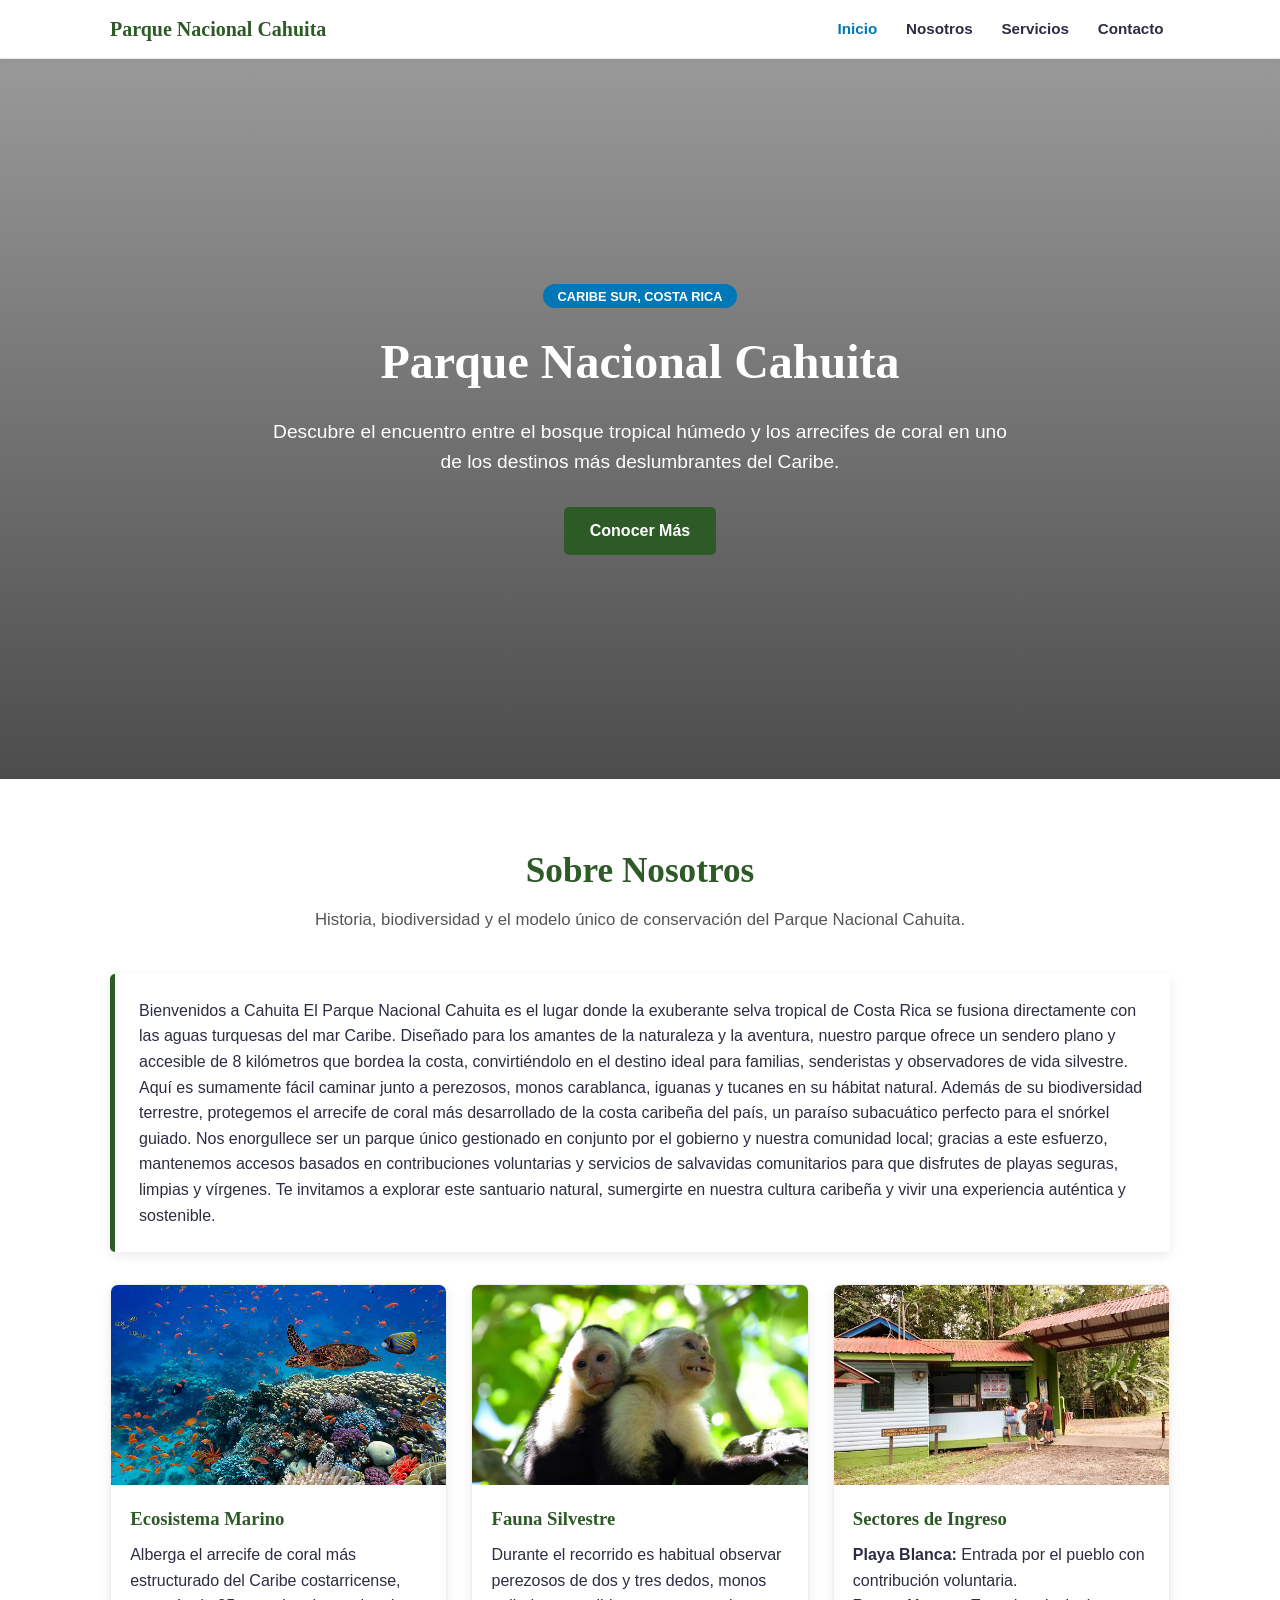
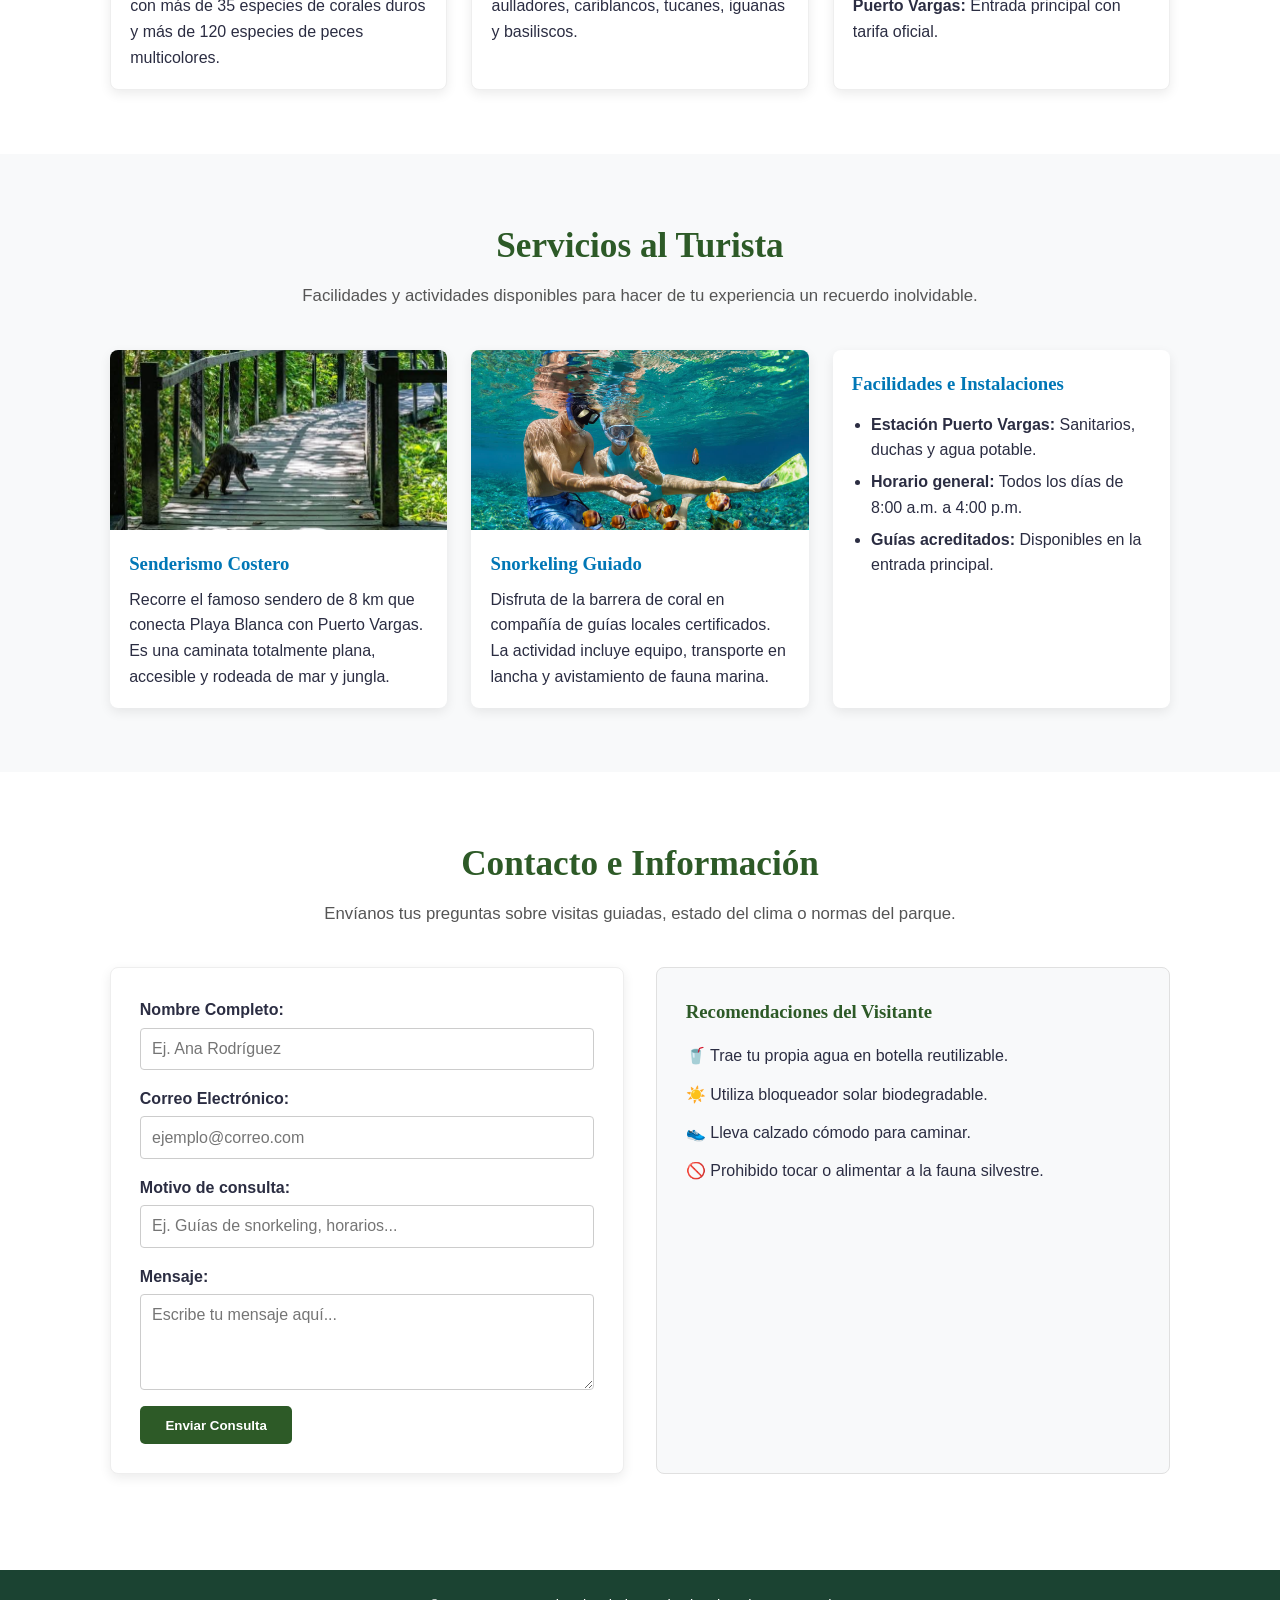
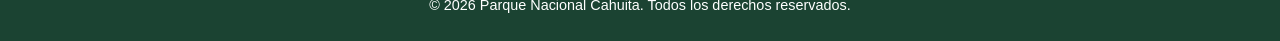
<file: index.html>
<!DOCTYPE html>
<html lang="es">
<head>
    <meta charset="UTF-8">
    <meta name="viewport" content="width=device-width, initial-scale=1.0">
    <title>Parque Nacional Cahuita | Guía Oficial del Turista</title>
    <link rel="icon" type="image/png" href="favicon-16x16.png"/>
    <link rel="stylesheet" href="estilo.css">
</head>
<body>

    <!-- BARRA DE NAVEGACIÓN ANCLADA -->
    <header class="header-nav">
        <nav class="barra-nav" aria-label="Navegación principal">
            <span class="logo">Parque Nacional Cahuita</span>
            
            
    <!-- Botón de menú para pantallas estrechas -->
            <button class="menu-toggle" aria-label="Abrir menú de navegación" aria-expanded="false">
                ☰
            </button>

            
            <ul class="menu">
                <li><a href="#inicio">Inicio</a></li>
                <li><a href="#nosotros">Nosotros</a></li>
                <li><a href="#servicios">Servicios</a></li>
                <li><a href="#contacto">Contacto</a></li>
            </ul>
        </nav>
    </header>

    <main>
        <!-- SECCIÓN 1: INICIO (HERO PRINCIPAL DE LA ONEPAGE) -->
        <section id="inicio" class="hero">
            <div class="hero-overlay">
                <div class="hero-content">
                    <span class="badge">Caribe Sur, Costa Rica</span>
                    <h1>Parque Nacional Cahuita</h1>
                    <p>Descubre el encuentro entre el bosque tropical húmedo y los arrecifes de coral en uno de los destinos más deslumbrantes del Caribe.</p>
                    <a href="#nosotros" class="btn btn-primary">Conocer Más</a>
                </div>
            </div>
        </section>

        <!-- SECCIÓN 2: NOSOTROS -->
        <section id="nosotros" class="container">
            <div class="section-title">
                <h2>Sobre Nosotros</h2>
                <p>Historia, biodiversidad y el modelo único de conservación del Parque Nacional Cahuita.</p>
            </div>

            <div class="nosotros-historia">
                <p>Bienvenidos a Cahuita
El Parque Nacional Cahuita es el lugar donde la exuberante selva tropical de Costa Rica se fusiona directamente con las aguas turquesas del mar Caribe. Diseñado para los amantes de la naturaleza y la aventura, nuestro parque ofrece un sendero plano y accesible de 8 kilómetros que bordea la costa, convirtiéndolo en el destino ideal para familias, senderistas y observadores de vida silvestre. Aquí es sumamente fácil caminar junto a perezosos, monos carablanca, iguanas y tucanes en su hábitat natural.
Además de su biodiversidad terrestre, protegemos el arrecife de coral más desarrollado de la costa caribeña del país, un paraíso subacuático perfecto para el snórkel guiado. Nos enorgullece ser un parque único gestionado en conjunto por el gobierno y nuestra comunidad local; gracias a este esfuerzo, mantenemos accesos basados en contribuciones voluntarias y servicios de salvavidas comunitarios para que disfrutes de playas seguras, limpias y vírgenes. Te invitamos a explorar este santuario natural, sumergirte en nuestra cultura caribeña y vivir una experiencia auténtica y sostenible.</p>
            </div>

            <!-- GRID PARA TARJETAS -->
            <div class="grid-cards">
                <article class="card">
                    <img src="ecosistema marino.jpg" alt="Arrecife de coral en Cahuita">
                    <div class="card-body">
                        <h3>Ecosistema Marino</h3>
                        <p>Alberga el arrecife de coral más estructurado del Caribe costarricense, con más de 35 especies de corales duros y más de 120 especies de peces multicolores.</p>
                    </div>
                </article>

                <article class="card">
                    <img src="fauna.jpg" alt="Mono carablanca en la selva">
                    <div class="card-body">
                        <h3>Fauna Silvestre</h3>
                        <p>Durante el recorrido es habitual observar perezosos de dos y tres dedos, monos aulladores, cariblancos, tucanes, iguanas y basiliscos.</p>
                    </div>
                </article>

                <article class="card">
                    <img src="ingreso a cahuita.jpg" alt="Playa del Caribe con palmeras">
                    <div class="card-body">
                        <h3>Sectores de Ingreso</h3>
                        <p><strong>Playa Blanca:</strong> Entrada por el pueblo con contribución voluntaria.<br><strong>Puerto Vargas:</strong> Entrada principal con tarifa oficial.</p>
                    </div>
                </article>
            </div>
        </section>

        <!-- SECCIÓN 3: SERVICIOS -->
        <section id="servicios" class="bg-light">
            <div class="container">
                <div class="section-title">
                    <h2>Servicios al Turista</h2>
                    <p>Facilidades y actividades disponibles para hacer de tu experiencia un recuerdo inolvidable.</p>
                </div>

                <div class="grid-servicios">
                    <article class="servicio-card">
                        <img src="senderismo.jpg" alt="Sendero de caminata en Cahuita">
                        <div class="servicio-info">
                            <h3>Senderismo Costero</h3>
                            <p>Recorre el famoso sendero de 8 km que conecta Playa Blanca con Puerto Vargas. Es una caminata totalmente plana, accesible y rodeada de mar y jungla.</p>
                        </div>
                    </article>

                    <article class="servicio-card">
                        <img src="snorkeling guiado.jpeg" alt="Buceo y snorkel">
                        <div class="servicio-info">
                            <h3>Snorkeling Guiado</h3>
                            <p>Disfruta de la barrera de coral en compañía de guías locales certificados. La actividad incluye equipo, transporte en lancha y avistamiento de fauna marina.</p>
                        </div>
                    </article>

                    <article class="servicio-card">
                        <div class="servicio-info">
                            <h3>Facilidades e Instalaciones</h3>
                            <ul>
                                <li><strong>Estación Puerto Vargas:</strong> Sanitarios, duchas y agua potable.</li>
                                <li><strong>Horario general:</strong> Todos los días de 8:00 a.m. a 4:00 p.m.</li>
                                <li><strong>Guías acreditados:</strong> Disponibles en la entrada principal.</li>
                            </ul>
                        </div>
                    </article>
                </div>
            </div>
        </section>

        <!-- SECCIÓN 4: CONTACTO -->
        <section id="contacto" class="container">
            <div class="section-title">
                <h2>Contacto e Información</h2>
                <p>Envíanos tus preguntas sobre visitas guiadas, estado del clima o normas del parque.</p>
            </div>

            <div class="contacto-grid">
                <form id="form-contacto">
                    <div class="campo">
                        <label for="nombre">Nombre Completo:</label>
                        <input type="text" id="nombre" name="nombre" placeholder="Ej. Ana Rodríguez" required>
                    </div>

                    <div class="campo">
                        <label for="correo">Correo Electrónico:</label>
                        <input type="email" id="correo" name="correo" placeholder="ejemplo@correo.com" required>
                    </div>

                    <div class="campo">
                        <label for="asunto">Motivo de consulta:</label>
                        <input type="text" id="asunto" name="asunto" placeholder="Ej. Guías de snorkeling, horarios..." required>
                    </div>

                    <div class="campo">
                        <label for="mensaje">Mensaje:</label>
                        <textarea id="mensaje" name="mensaje" rows="4" placeholder="Escribe tu mensaje aquí..." required></textarea>
                    </div>

                    <button type="submit" class="btn btn-primary">Enviar Consulta</button>
                </form>

                <div class="info-directa">
                    <h3>Recomendaciones del Visitante</h3>
                    <ul>
                        <li>🥤 Trae tu propia agua en botella reutilizable.</li>
                        <li>☀️ Utiliza bloqueador solar biodegradable.</li>
                        <li>👟 Lleva calzado cómodo para caminar.</li>
                        <li>🚫 Prohibido tocar o alimentar a la fauna silvestre.</li>
                    </ul>
                </div>
            </div>
        </section>
    </main>

    <!-- PIE DE PÁGINA -->
    <footer class="footer">
        <p>&copy; 2026 Parque Nacional Cahuita. Todos los derechos reservados.</p>
    </footer>

    <script src="js\script"></script>
</body>
</html>

</body>
</html>
</file>
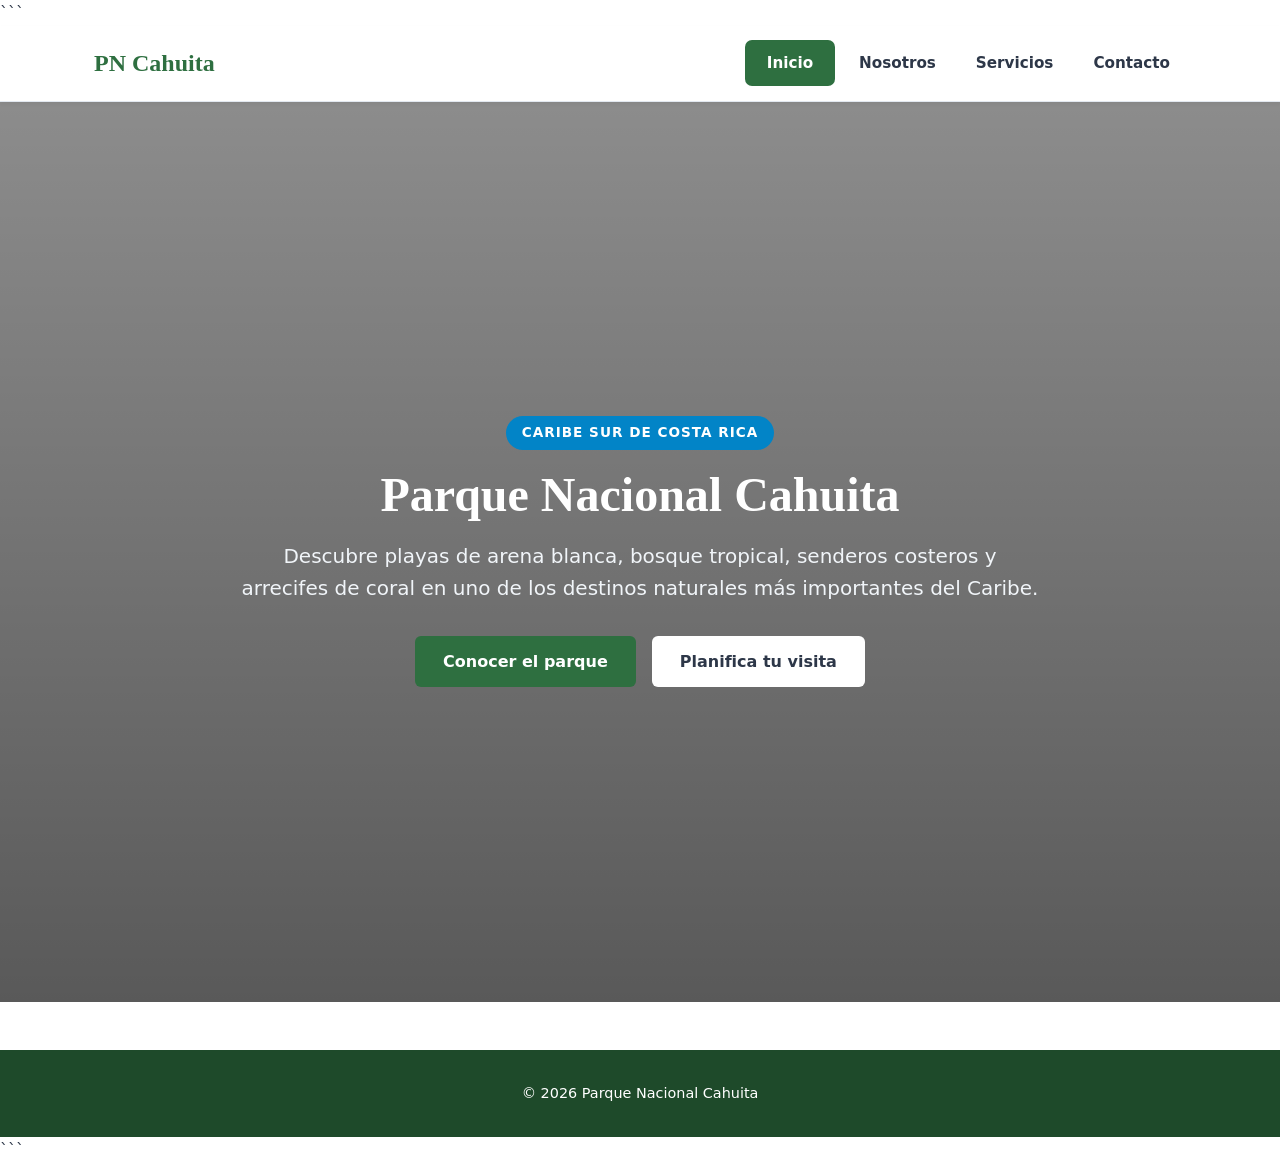
<file: Inicio.html>
<!DOCTYPE html>

<html lang="es">

<head>
    <meta charset="UTF-8">
    <meta name="viewport" content="width=device-width, initial-scale=1.0">
    <meta name="description" content="Guía turística del Parque Nacional Cahuita, Costa Rica.">
    <title>Parque Nacional Cahuita | Inicio</title>
    <link rel="stylesheet" href="estilos.css">
</head>

<body>

```
<header class="header-nav">
    <nav class="barra-nav" aria-label="Navegación principal">

        <a class="logo" href="Inicio.html">
            PN Cahuita
        </a>

        <ul class="menu">

            <li>
                <a href="Inicio.html">
                    Inicio
                </a>
            </li>

            <li>
                <a href="Sección Nosotros.html">
                    Nosotros
                </a>
            </li>

            <li>
                <a href="Sección Servicios.html">
                    Servicios
                </a>
            </li>

            <li>
                <a href="Sección Contacto.html">
                    Contacto
                </a>
            </li>

        </ul>

    </nav>
</header>

<main>

    <section class="hero">

        <div class="hero-overlay">

            <div class="hero-content">

                <span class="badge">
                    Caribe Sur de Costa Rica
                </span>

                <h1>
                    Parque Nacional Cahuita
                </h1>

                <p>
                    Descubre playas de arena blanca, bosque tropical,
                    senderos costeros y arrecifes de coral en uno de
                    los destinos naturales más importantes del Caribe.
                </p>

                <div class="hero-buttons">

                    <a href="Sección Nosotros.html" class="btn btn-primary">
                        Conocer el parque
                    </a>

                    <a href="Sección Servicios.html" class="btn btn-secondary">
                        Planifica tu visita
                    </a>

                </div>

            </div>

        </div>

    </section>

</main>

<footer class="footer">

    <p>
        © 2026 Parque Nacional Cahuita
    </p>

</footer>
```

</body>

</html>
</file>
<file: estilo.css>
/* Variables y configuración general */
:root {
    --color-fondo: #ffffff;
    --color-texto: #2b2d42;
    --color-acento: #2d5a27;
    --color-acento-hover: #1b4332;
    --color-secundario: #0077b6;
    --color-tarjeta: #f8f9fa;
    --fuente-titulo: 'Georgia', serif;
    --fuente-texto: Arial, Helvetica, sans-serif;
    --ancho-maximo: 1100px;
    --sombra: 0 4px 12px rgba(0, 0, 0, 0.08);
}

*, *::before, *::after {
    box-sizing: border-box;
    margin: 0;
    padding: 0;
}

html {
    scroll-behavior: smooth;
    font-size: 100%;
}

body {
    font-family: var(--fuente-texto);
    color: var(--color-texto);
    background-color: var(--color-fondo);
    line-height: 1.6;
    overflow-x: hidden;
}

h1 {
    font-family: var(--fuente-titulo);
    color: var(--color-fondo);
    font-size: clamp(2rem, 5vw, 3rem);
    margin: 1rem 0;
}

h2 {
    font-family: var(--fuente-titulo);
    color: var(--color-acento);
    font-size: clamp(1.6rem, 3.5vw, 2.2rem);
    margin-bottom: 0.5rem;
}

.container {
    max-width: var(--ancho-maximo);
    margin: 0 auto;
    padding: clamp(2rem, 5vw, 4rem) 1.25rem;
}

.bg-light {
    background-color: var(--color-tarjeta);
}

.section-title {
    text-align: center;
    margin-bottom: 2.5rem;

    p {
        font-size: 1.05rem;
        color: #555;
    }
}

/* Botones */
.btn {
    display: inline-block;
    padding: 0.7rem 1.6rem;
    border-radius: 5px;
    text-decoration: none;
    font-weight: bold;
    cursor: pointer;
    border: none;
    transition: background-color 0.2s, outline 0.2s;

    &.btn-primary {
        background-color: var(--color-acento);
        color: var(--color-fondo);

        &:hover {
            background-color: var(--color-acento-hover);
        }

        &:focus {
            outline: 2px solid var(--color-secundario);
            outline-offset: 2px;
        }
    }
}

/* Navegación */
.header-nav {
    background-color: var(--color-fondo);
    position: sticky;
    top: 0;
    z-index: 1000;
    border-bottom: 1px solid #e5e7eb;
    box-shadow: 0 2px 8px rgba(0, 0, 0, 0.05);

    .barra-nav {
        max-width: var(--ancho-maximo);
        margin: 0 auto;
        padding: 0.8rem 1.25rem;
        display: flex;
        justify-content: space-between;
        align-items: center;
        flex-wrap: wrap;
        gap: 0.8rem;

        .logo {
            font-family: var(--fuente-titulo);
            font-weight: bold;
            font-size: 1.25rem;
            color: var(--color-acento);
        }

        .menu {
            display: flex;
            list-style: none;
            gap: 1rem;
            flex-wrap: wrap;

            a {
                text-decoration: none;
                color: var(--color-texto);
                font-weight: bold;
                transition: color 0.2s, background-color 0.2s;
                padding: 0.2rem 0.4rem;
                border-radius: 4px;
                font-size: 0.95rem;

                &:hover {
                    color: var(--color-secundario);
                }

                &:focus {
                    outline: 2px solid var(--color-secundario);
                    outline-offset: 2px;
                    background-color: rgba(0, 119, 182, 0.1);
                }
            }
        }
    }
}

/* Botón de menú hamburguesa (oculto en pantallas grandes) */
.menu-toggle {
    display: none;
    background: none;
    border: none;
    font-size: 1.8rem;
    cursor: pointer;
    color: var(--color-acento);
    padding: 0.2rem 0.5rem;

    &:focus {
        outline: 2px solid var(--color-secundario);
        outline-offset: 2px;
    }
}

/* Sección Hero */
.hero {
    position: relative;
    height: 80vh;
    min-height: 450px;
    overflow: hidden;

    .hero-overlay {
        position: relative;
        z-index: 2;
        background: linear-gradient(180deg, rgba(0, 0, 0, 0.4) 0%, rgba(0, 0, 0, 0.7) 100%);
        width: 100%;
        height: 100%;
        display: flex;
        justify-content: center;
        align-items: center;
        text-align: center;
        padding: 0 1.25rem;
    }

    .hero-content {
        max-width: 750px;
        color: var(--color-fondo);

        .badge {
            background-color: var(--color-secundario);
            color: var(--color-fondo);
            padding: 0.3rem 0.9rem;
            border-radius: 20px;
            font-size: 0.8rem;
            font-weight: bold;
            text-transform: uppercase;
        }

        p {
            font-size: clamp(1rem, 2.5vw, 1.2rem);
            margin-bottom: 1.8rem;
            color: var(--color-fondo);
        }
    }
}

/* Tarjetas y Grid */
.nosotros-historia {
    background-color: var(--color-fondo);
    padding: 1.5rem;
    border-left: 5px solid var(--color-acento);
    border-radius: 5px;
    margin-bottom: 2rem;
    box-shadow: var(--sombra);
}

.grid-cards,
.grid-servicios {
    display: grid;
    gap: 1.5rem;
    align-items: stretch;
}

.grid-cards {
    grid-template-columns: repeat(auto-fit, minmax(260px, 1fr));

    .card {
        background-color: var(--color-fondo);
        border-radius: 8px;
        overflow: hidden;
        box-shadow: var(--sombra);
        border: 1px solid #eee;
        display: flex;
        flex-direction: column;

        img {
            width: 100%;
            height: 200px;
            object-fit: cover;
        }

        .card-body {
            padding: 1.2rem;
            flex-grow: 1;

            h3 {
                font-family: var(--fuente-titulo);
                color: var(--color-acento);
                margin-bottom: 0.5rem;
            }
        }
    }
}

.grid-servicios {
    grid-template-columns: repeat(auto-fit, minmax(280px, 1fr));

    .servicio-card {
        background-color: var(--color-fondo);
        border-radius: 8px;
        overflow: hidden;
        box-shadow: var(--sombra);
        display: flex;
        flex-direction: column;

        img {
            width: 100%;
            height: 180px;
            object-fit: cover;
        }

        .servicio-info {
            padding: 1.2rem;
            flex-grow: 1;

            h3 {
                font-family: var(--fuente-titulo);
                color: var(--color-secundario);
                margin-bottom: 0.5rem;
            }

            ul {
                margin-top: 0.8rem;
                padding-left: 1.2rem;

                li {
                    margin-bottom: 0.4rem;
                }
            }
        }
    }
}

/* Contacto y formulario */
.contacto-grid {
    display: grid;
    grid-template-columns: repeat(auto-fit, minmax(280px, 1fr));
    gap: 2rem;

    form {
        background-color: var(--color-fondo);
        padding: 1.8rem;
        border-radius: 8px;
        box-shadow: var(--sombra);
        border: 1px solid #eee;

        .campo {
            margin-bottom: 1rem;
            display: flex;
            flex-direction: column;

            label {
                font-weight: bold;
                margin-bottom: 0.3rem;
            }

            input, textarea {
                width: 100%;
                padding: 0.7rem;
                border: 1px solid #ccc;
                border-radius: 4px;
                font-family: inherit;
                font-size: 1rem;

                &:focus {
                    outline: 2px solid var(--color-secundario);
                    border-color: transparent;
                }
            }
        }
    }

    .info-directa {
        background-color: var(--color-tarjeta);
        padding: 1.8rem;
        border-radius: 8px;
        border: 1px solid #e0e0e0;

        h3 {
            font-family: var(--fuente-titulo);
            color: var(--color-acento);
            margin-bottom: 1rem;
        }

        ul {
            list-style: none;

            li {
                margin-bottom: 0.8rem;
            }
        }
    }
}

/* Footer */
.footer {
    background-color: var(--color-acento-hover);
    color: var(--color-fondo);
    text-align: center;
    padding: 1.5rem;
    margin-top: 2rem;
    font-size: 0.9rem;
}

/* Media Queries y ajustes responsivos específicos */
@media (max-width: 768px) {
    .menu-toggle {
        display: block; /* Muestra el botón hamburguesa en dispositivos móviles */
    }

    .barra-nav {
        position: relative;
    }

    .menu {
        display: none; /* Oculto por defecto en pantallas estrechas */
        width: 100%;
        flex-direction: column;
        align-items: center;
        gap: 1rem;
        padding-top: 1rem;
    }

    /* Clase activada por JavaScript para desplegar el menú */
    .menu.is-active {
        display: flex;
    }

    .hero {
        height: 70vh;
    }
}
</file>
<file: estilos.css>
* {
    margin: 0;
    padding: 0;
    box-sizing: border-box;
}

:root {
    --color-fondo: #ffffff;
    --color-texto: #2d3748;
    --color-acento: #2e6f40;
    --color-acento-hover: #1e4a2a;
    --color-secundario: #0284c7;
    --color-tarjeta: #f8fafc;
    --color-borde: #e2e8f0;
    --fuente-titulo: Georgia, serif;
    --fuente-texto: system-ui, -apple-system, "Segoe UI", Roboto, Helvetica, Arial, sans-serif;
    --ancho-maximo: 1140px;
    --sombra: 0 4px 6px -1px rgba(0, 0, 0, 0.1), 0 2px 4px -1px rgba(0, 0, 0, 0.06);
}

html {
    scroll-behavior: smooth;
}

body {
    font-family: var(--fuente-texto);
    color: var(--color-texto);
    background-color: var(--color-fondo);
    line-height: 1.6;
}

h1 {
    font-family: var(--fuente-titulo);
    color: var(--color-fondo);
    font-size: 3rem;
    margin: 1rem 0;
    line-height: 1.2;
}

h2 {
    font-family: var(--fuente-titulo);
    color: var(--color-acento);
    font-size: 2.25rem;
    margin-bottom: 0.5rem;
}

h3 {
    font-family: var(--fuente-titulo);
    color: var(--color-acento);
    margin-bottom: 0.5rem;
}

/* NAVEGACIÓN */

.header-nav {
    background-color: var(--color-fondo);
    position: sticky;
    top: 0;
    z-index: 1000;
    border-bottom: 1px solid var(--color-borde);
    box-shadow: 0 2px 4px rgba(0, 0, 0, 0.05);
}

.barra-nav {
    max-width: var(--ancho-maximo);
    min-height: 75px;
    margin: 0 auto;
    padding: 0 1.5rem;
    display: flex;
    justify-content: space-between;
    align-items: center;
}

.logo {
    font-family: var(--fuente-titulo);
    font-weight: bold;
    font-size: 1.5rem;
    color: var(--color-acento);
    text-decoration: none;
    white-space: nowrap;
}

.logo:hover {
    color: var(--color-acento-hover);
}

.menu {
    display: flex;
    align-items: center;
    justify-content: center;
    list-style: none;
    gap: 0.5rem;
}

.menu li {
    display: flex;
    align-items: center;
}

.menu li a {
    display: flex;
    align-items: center;
    justify-content: center;
    min-width: 90px;
    padding: 0.7rem 1rem;
    text-decoration: none;
    color: var(--color-texto);
    font-weight: 600;
    font-size: 0.95rem;
    border-radius: 7px;
    transition: background-color 0.2s ease, color 0.2s ease, transform 0.2s ease;
}

.menu li a:hover {
    background-color: var(--color-acento);
    color: var(--color-fondo);
    transform: translateY(-2px);
}

.menu li a[href="Inicio.html"] {
    background-color: var(--color-acento);
    color: var(--color-fondo);
}

/* HERO */

.hero {
    background-image: url("https://images.unsplash.com/photo-1507525428034-b723cf961d3e?auto=format&fit=crop&w=1600&q=80");
    background-size: cover;
    background-position: center;
    min-height: 100vh;
}

.hero-overlay {
    background: linear-gradient(
        rgba(0, 0, 0, 0.45),
        rgba(0, 0, 0, 0.65)
    );
    width: 100%;
    min-height: 100vh;
    display: flex;
    justify-content: center;
    align-items: center;
    text-align: center;
    padding: 2rem 1.5rem;
}

.hero-content {
    max-width: 800px;
    color: var(--color-fondo);
}

.badge {
    display: inline-block;
    background-color: var(--color-secundario);
    color: var(--color-fondo);
    padding: 0.4rem 1rem;
    border-radius: 20px;
    font-size: 0.85rem;
    font-weight: bold;
    text-transform: uppercase;
    letter-spacing: 1px;
}

.hero-content p {
    font-size: 1.25rem;
    margin-bottom: 2rem;
    color: #f1f5f9;
}

.hero-buttons {
    display: flex;
    justify-content: center;
    gap: 1rem;
    flex-wrap: wrap;
}

/* CONTENEDORES */

.container {
    max-width: var(--ancho-maximo);
    margin: 0 auto;
    padding: 4rem 1.5rem;
}

.bg-light {
    background-color: var(--color-tarjeta);
}

.section-title {
    text-align: center;
    margin-bottom: 3rem;
}

.section-label {
    color: var(--color-secundario);
    text-transform: uppercase;
    font-size: 0.85rem;
    font-weight: bold;
    letter-spacing: 1px;
}

.section-title p {
    color: #64748b;
    font-size: 1.1rem;
}

/* BOTONES */

.btn {
    display: inline-block;
    padding: 0.8rem 1.75rem;
    border-radius: 6px;
    text-decoration: none;
    font-weight: bold;
    cursor: pointer;
    border: none;
    transition: background-color 0.2s ease, transform 0.1s ease;
}

.btn-primary {
    background-color: var(--color-acento);
    color: var(--color-fondo);
}

.btn-primary:hover {
    background-color: var(--color-acento-hover);
}

.btn-secondary {
    background-color: var(--color-fondo);
    color: var(--color-texto);
}

.btn-secondary:hover {
    background-color: #e2e8f0;
}

/* LISTAS */

.lista {
    list-style: none;
}

.lista li {
    margin-bottom: 0.5rem;
    position: relative;
    padding-left: 1.2rem;
}

.lista li::before {
    content: "•";
    color: var(--color-acento);
    font-weight: bold;
    position: absolute;
    left: 0;
}

/* NOSOTROS */

.nosotros-historia {
    background-color: var(--color-fondo);
    padding: 1.8rem;
    border-left: 5px solid var(--color-acento);
    border-radius: 6px;
    margin-bottom: 2.5rem;
    box-shadow: var(--sombra);
}

.nosotros-historia p {
    margin-bottom: 0.8rem;
}

.nosotros-historia p:last-child {
    margin-bottom: 0;
}

/* TARJETAS */

.grid-cards {
    display: grid;
    grid-template-columns: repeat(auto-fit, minmax(250px, 1fr));
    gap: 1.5rem;
    margin-bottom: 3rem;
}

.grid-cards .card {
    background-color: var(--color-fondo);
    border-radius: 8px;
    overflow: hidden;
    border: 1px solid var(--color-borde);
    box-shadow: var(--sombra);
}

.grid-cards .card img {
    width: 100%;
    height: 200px;
    object-fit: cover;
}

.grid-cards .card-body {
    padding: 1.25rem;
}

/* DATOS RÁPIDOS */

.datos-rapidos {
    display: grid;
    grid-template-columns: repeat(auto-fit, minmax(200px, 1fr));
    gap: 1.25rem;
}

.dato {
    background-color: var(--color-tarjeta);
    padding: 1.5rem;
    border-radius: 8px;
    text-align: center;
    border: 1px solid var(--color-borde);
}

.dato-icon {
    font-size: 2rem;
    display: block;
    margin-bottom: 0.5rem;
}

/* SERVICIOS */

.grid-servicios {
    display: grid;
    grid-template-columns: repeat(auto-fit, minmax(280px, 1fr));
    gap: 1.5rem;
    margin-bottom: 3rem;
}

.servicio-card {
    background-color: var(--color-fondo);
    border-radius: 8px;
    overflow: hidden;
    box-shadow: var(--sombra);
    border: 1px solid var(--color-borde);
}

.servicio-card img {
    width: 100%;
    height: 190px;
    object-fit: cover;
}

.servicio-info {
    padding: 1.25rem;
}

/* INFORMACIÓN */

.info-grid {
    display: grid;
    grid-template-columns: repeat(auto-fit, minmax(250px, 1fr));
    gap: 1.5rem;
    margin-bottom: 3.5rem;
}

.info-box {
    background-color: var(--color-fondo);
    padding: 1.5rem;
    border-radius: 8px;
    border-top: 4px solid var(--color-secundario);
    box-shadow: var(--sombra);
}

.nota {
    font-size: 0.85rem;
    color: #64748b;
    margin-top: 0.5rem;
    font-style: italic;
}

/* SENDEROS */

.senderos {
    margin-bottom: 3.5rem;
}

.grid-senderos {
    display: grid;
    grid-template-columns: repeat(auto-fit, minmax(220px, 1fr));
    gap: 1.25rem;
}

.sendero-card {
    background-color: var(--color-fondo);
    padding: 1.5rem;
    border-radius: 8px;
    border: 1px solid var(--color-borde);
    box-shadow: var(--sombra);
    text-align: center;
}

/* RECOMENDACIONES */

.recomendaciones h2 {
    text-align: center;
    margin-bottom: 1.8rem;
}

.recomendaciones-grid {
    display: grid;
    grid-template-columns: repeat(auto-fit, minmax(250px, 1fr));
    gap: 1.5rem;
}

.recomendaciones-grid article {
    background-color: var(--color-fondo);
    padding: 1.5rem;
    border-radius: 8px;
    border: 1px solid var(--color-borde);
    box-shadow: var(--sombra);
}

/* CONTACTO */

.contacto-grid {
    display: grid;
    grid-template-columns: repeat(auto-fit, minmax(300px, 1fr));
    gap: 2.5rem;
}

.contacto-grid form {
    background-color: var(--color-fondo);
    padding: 2rem;
    border-radius: 8px;
    box-shadow: var(--sombra);
    border: 1px solid var(--color-borde);
}

.campo {
    margin-bottom: 1.2rem;
    display: flex;
    flex-direction: column;
}

.campo label {
    font-weight: 600;
    margin-bottom: 0.4rem;
    font-size: 0.95rem;
}

.campo input,
.campo textarea {
    padding: 0.75rem;
    border: 1px solid #cbd5e1;
    border-radius: 6px;
    font-family: inherit;
    font-size: 0.95rem;
}

.campo input:focus,
.campo textarea:focus {
    outline: none;
    border-color: var(--color-secundario);
    box-shadow: 0 0 0 3px rgba(2, 132, 199, 0.15);
}

.contacto-grid form button {
    width: 100%;
}

.info-directa {
    background-color: var(--color-tarjeta);
    padding: 2rem;
    border-radius: 8px;
    border: 1px solid var(--color-borde);
}

.info-directa address {
    font-style: normal;
    margin-bottom: 1.5rem;
}

.info-directa address p {
    margin-bottom: 0.4rem;
}

.info-directa address a {
    color: var(--color-secundario);
    text-decoration: none;
    font-weight: 600;
}

.info-directa address a:hover {
    text-decoration: underline;
}

/* FOOTER */

.footer {
    background-color: var(--color-acento-hover);
    color: var(--color-fondo);
    padding: 2rem 1.5rem;
    margin-top: 3rem;
    text-align: center;
    font-size: 0.9rem;
}

.footer-content {
    padding: 0;
}

.footer-content p {
    margin-bottom: 0.3rem;
    opacity: 0.9;
}

/* TABLET Y CELULAR */

@media (max-width: 768px) {

    .barra-nav {
        flex-direction: column;
        gap: 1rem;
        padding: 1rem;
    }

    .menu {
        width: 100%;
        flex-wrap: wrap;
        justify-content: center;
    }

    .menu li a {
        min-width: auto;
        padding: 0.6rem 0.8rem;
        font-size: 0.9rem;
    }

    .hero-content h1 {
        font-size: 2.3rem;
    }

    .hero-content p {
        font-size: 1rem;
    }
}

@media (max-width: 480px) {

    .menu {
        gap: 0.25rem;
    }

    .menu li a {
        padding: 0.5rem 0.6rem;
        font-size: 0.8rem;
    }

    .hero-content h1 {
        font-size: 2rem;
    }
}
</file>
